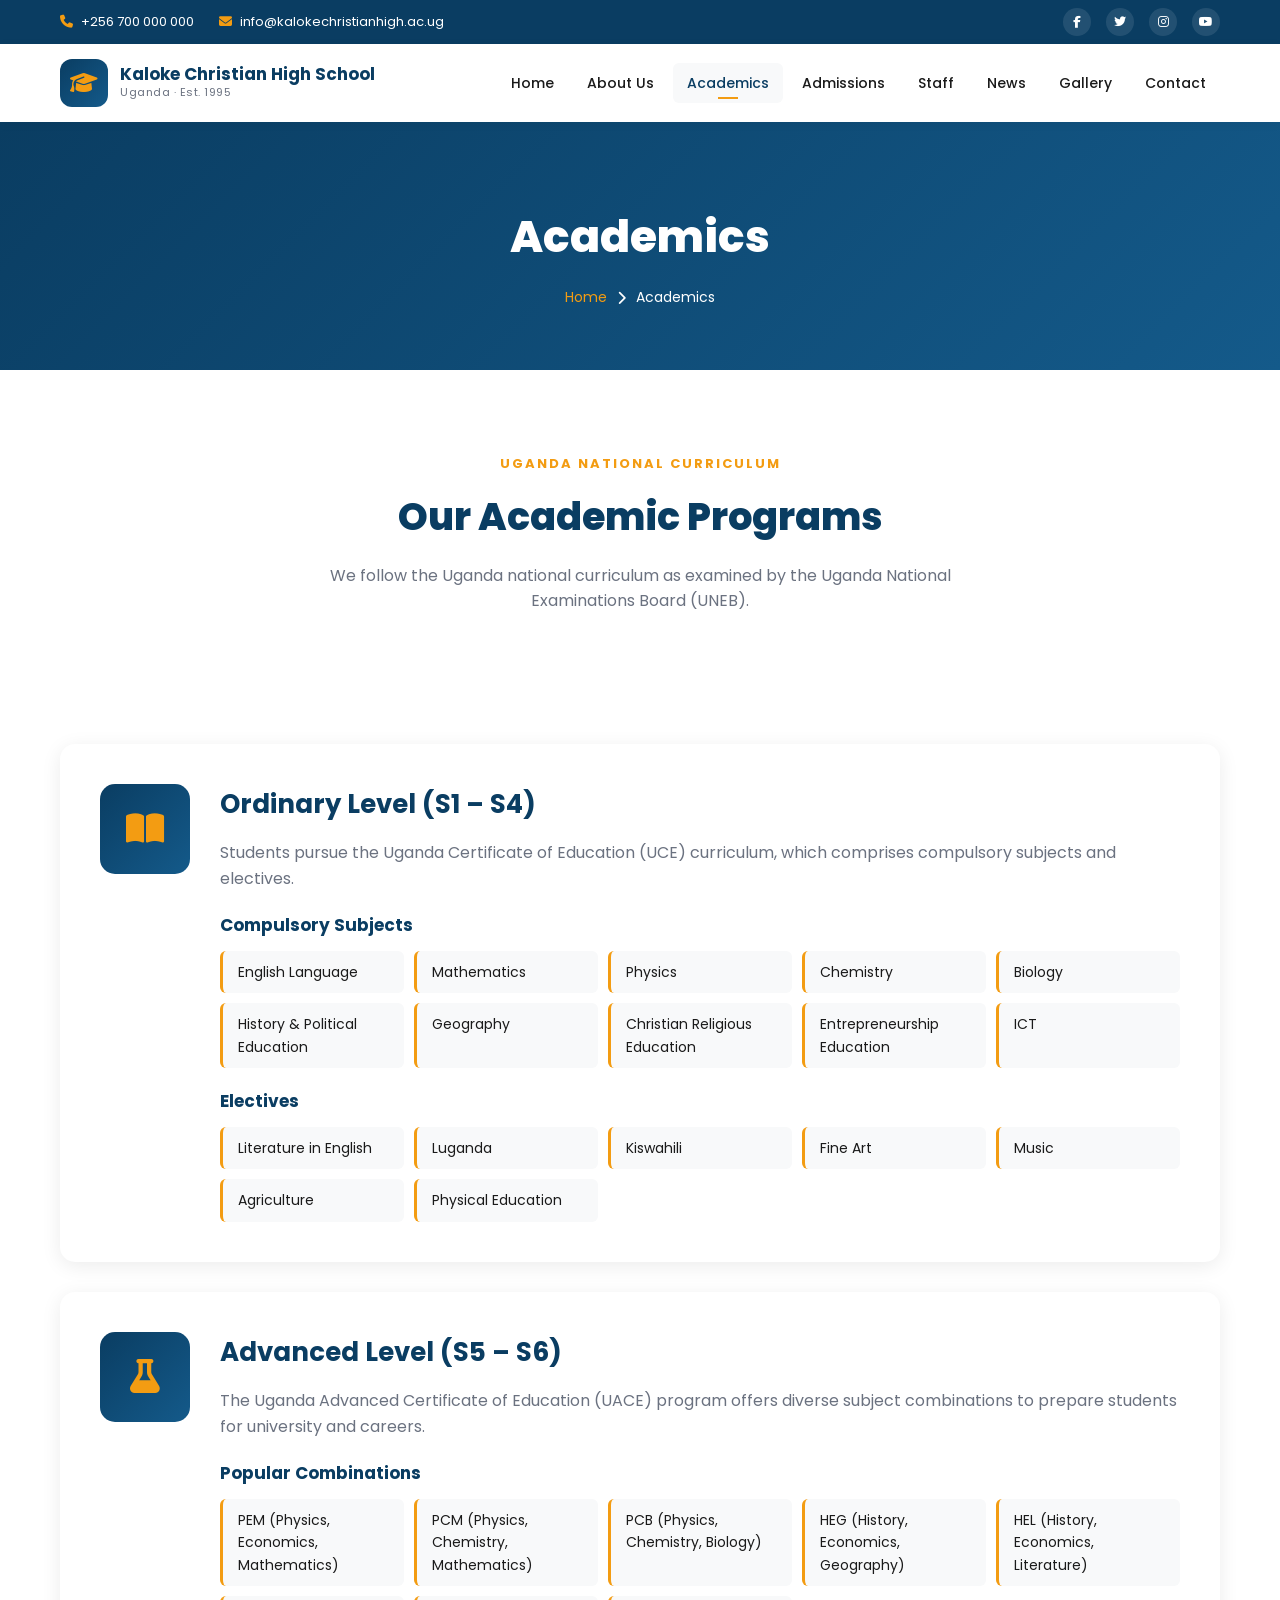
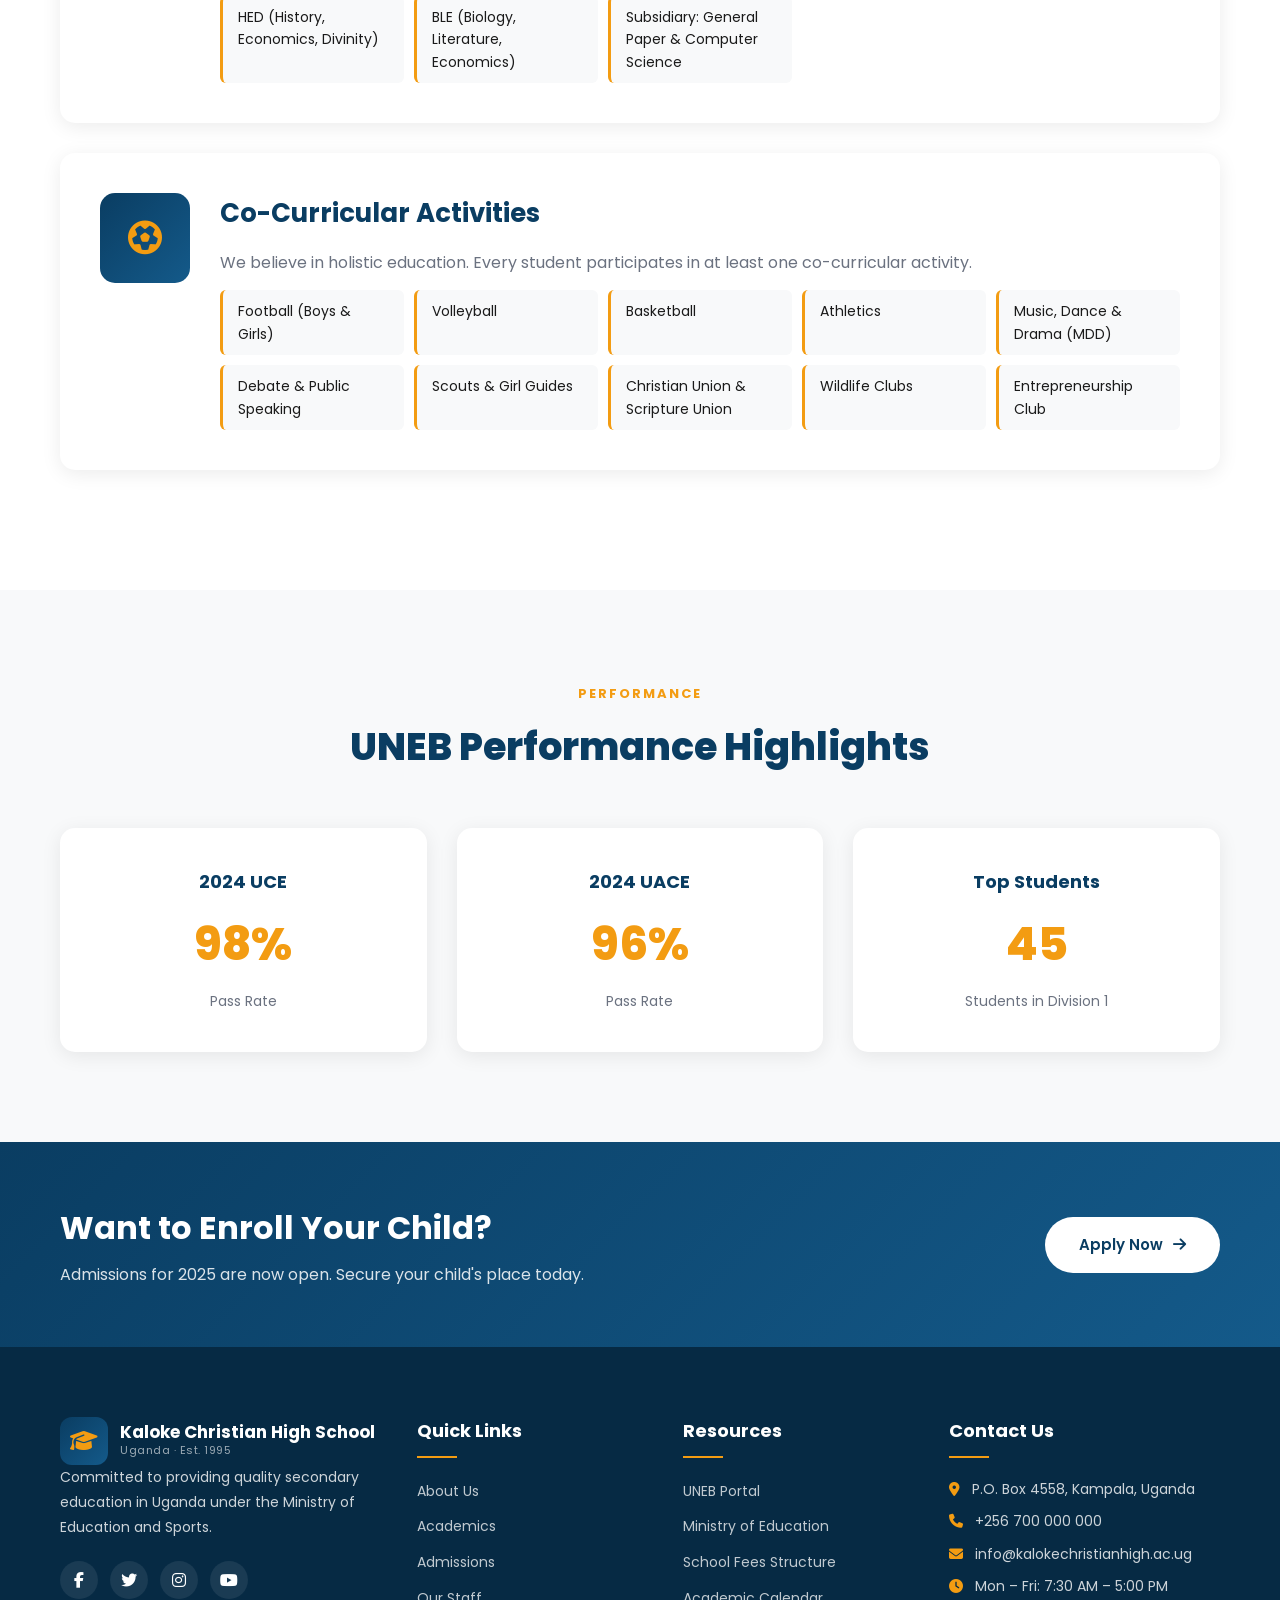
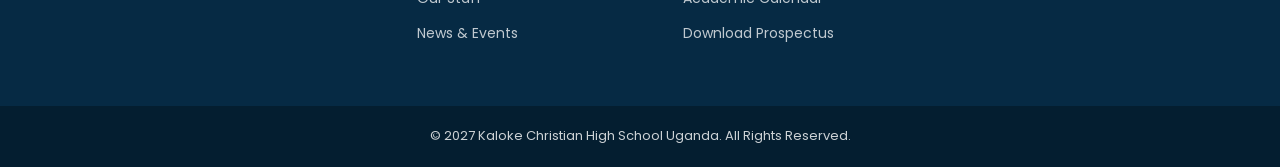
<file: academics.html>
<!DOCTYPE html>
<html lang="en">
<head>
  <meta charset="UTF-8" />
  <meta name="viewport" content="width=device-width, initial-scale=1.0" />
  <title>Academics | Kaloke Christian High School Uganda</title>
  <link rel="stylesheet" href="css/style.css" />
  <link href="https://fonts.googleapis.com/css2?family=Poppins:wght@300;400;500;600;700;800&display=swap" rel="stylesheet" />
  <link rel="stylesheet" href="https://cdnjs.cloudflare.com/ajax/libs/font-awesome/6.5.0/css/all.min.css" />
</head>
<body>
  <header class="header">
    <div class="top-bar">
      <div class="container top-bar-inner">
        <div class="top-contact"><span><i class="fas fa-phone"></i> +256 700 000 000</span><span><i class="fas fa-envelope"></i> info@kalokechristianhigh.ac.ug</span></div>
        <div class="top-social"><a href="#"><i class="fab fa-facebook-f"></i></a><a href="#"><i class="fab fa-twitter"></i></a><a href="#"><i class="fab fa-instagram"></i></a><a href="#"><i class="fab fa-youtube"></i></a></div>
      </div>
    </div>
    <nav class="navbar">
      <div class="container nav-inner">
        <a href="index.html" class="logo"><div class="logo-icon"><i class="fas fa-graduation-cap"></i></div><div class="logo-text"><span class="logo-title">Kaloke Christian High School</span><span class="logo-sub">Uganda · Est. 1995</span></div></a>
        <button class="nav-toggle" aria-label="Toggle navigation"><i class="fas fa-bars"></i></button>
        <ul class="nav-menu">
          <li><a href="index.html">Home</a></li>
          <li><a href="about.html">About Us</a></li>
          <li><a href="academics.html" class="active">Academics</a></li>
          <li><a href="admissions.html">Admissions</a></li>
          <li><a href="staff.html">Staff</a></li>
          <li><a href="news.html">News</a></li>
          <li><a href="gallery.html">Gallery</a></li>
          <li><a href="contact.html">Contact</a></li>
        </ul>
      </div>
    </nav>
  </header>

  <section class="page-hero">
    <div class="container"><h1>Academics</h1><p><a href="index.html">Home</a> <i class="fas fa-chevron-right"></i> Academics</p></div>
  </section>

  <section class="academic-intro">
    <div class="container">
      <div class="section-header">
        <span class="section-tag">Uganda National Curriculum</span>
        <h2>Our Academic Programs</h2>
        <p>We follow the Uganda national curriculum as examined by the Uganda National Examinations Board (UNEB).</p>
      </div>
    </div>
  </section>

  <section class="program-detail">
    <div class="container">
      <div class="program-block">
        <div class="program-block-icon"><i class="fas fa-book-open"></i></div>
        <div>
          <h2>Ordinary Level (S1 – S4)</h2>
          <p>Students pursue the Uganda Certificate of Education (UCE) curriculum, which comprises compulsory subjects and electives.</p>
          <h3>Compulsory Subjects</h3>
          <ul class="subject-list">
            <li>English Language</li><li>Mathematics</li><li>Physics</li><li>Chemistry</li><li>Biology</li>
            <li>History & Political Education</li><li>Geography</li><li>Christian Religious Education</li>
            <li>Entrepreneurship Education</li><li>ICT</li>
          </ul>
          <h3>Electives</h3>
          <ul class="subject-list">
            <li>Literature in English</li><li>Luganda</li><li>Kiswahili</li><li>Fine Art</li><li>Music</li><li>Agriculture</li><li>Physical Education</li>
          </ul>
        </div>
      </div>

      <div class="program-block">
        <div class="program-block-icon"><i class="fas fa-flask"></i></div>
        <div>
          <h2>Advanced Level (S5 – S6)</h2>
          <p>The Uganda Advanced Certificate of Education (UACE) program offers diverse subject combinations to prepare students for university and careers.</p>
          <h3>Popular Combinations</h3>
          <ul class="subject-list">
            <li>PEM (Physics, Economics, Mathematics)</li>
            <li>PCM (Physics, Chemistry, Mathematics)</li>
            <li>PCB (Physics, Chemistry, Biology)</li>
            <li>HEG (History, Economics, Geography)</li>
            <li>HEL (History, Economics, Literature)</li>
            <li>HED (History, Economics, Divinity)</li>
            <li>BLE (Biology, Literature, Economics)</li>
            <li>Subsidiary: General Paper & Computer Science</li>
          </ul>
        </div>
      </div>

      <div class="program-block">
        <div class="program-block-icon"><i class="fas fa-futbol"></i></div>
        <div>
          <h2>Co-Curricular Activities</h2>
          <p>We believe in holistic education. Every student participates in at least one co-curricular activity.</p>
          <ul class="subject-list">
            <li>Football (Boys & Girls)</li><li>Volleyball</li><li>Basketball</li><li>Athletics</li>
            <li>Music, Dance & Drama (MDD)</li><li>Debate & Public Speaking</li><li>Scouts & Girl Guides</li>
            <li>Christian Union & Scripture Union</li><li>Wildlife Clubs</li><li>Entrepreneurship Club</li>
          </ul>
        </div>
      </div>
    </div>
  </section>

  <section class="exam-results">
    <div class="container">
      <div class="section-header"><span class="section-tag">Performance</span><h2>UNEB Performance Highlights</h2></div>
      <div class="results-grid">
        <div class="result-card"><h3>2024 UCE</h3><p class="big-stat">98%</p><p>Pass Rate</p></div>
        <div class="result-card"><h3>2024 UACE</h3><p class="big-stat">96%</p><p>Pass Rate</p></div>
        <div class="result-card"><h3>Top Students</h3><p class="big-stat">45</p><p>Students in Division 1</p></div>
      </div>
    </div>
  </section>

  <section class="cta">
    <div class="container cta-inner">
      <div><h2>Want to Enroll Your Child?</h2><p>Admissions for 2025 are now open. Secure your child's place today.</p></div>
      <a href="admissions.html" class="btn btn-light">Apply Now <i class="fas fa-arrow-right"></i></a>
    </div>
  </section>

  <footer class="footer">
    <div class="container footer-grid">
      <div class="footer-col">
        <div class="logo footer-logo"><div class="logo-icon"><i class="fas fa-graduation-cap"></i></div><div class="logo-text"><span class="logo-title">Kaloke Christian High School</span><span class="logo-sub">Uganda · Est. 1995</span></div></div>
        <p>Committed to providing quality secondary education in Uganda under the Ministry of Education and Sports.</p>
        <div class="footer-social"><a href="#"><i class="fab fa-facebook-f"></i></a><a href="#"><i class="fab fa-twitter"></i></a><a href="#"><i class="fab fa-instagram"></i></a><a href="#"><i class="fab fa-youtube"></i></a></div>
      </div>
      <div class="footer-col"><h4>Quick Links</h4><ul><li><a href="about.html">About Us</a></li><li><a href="academics.html">Academics</a></li><li><a href="admissions.html">Admissions</a></li><li><a href="staff.html">Our Staff</a></li><li><a href="news.html">News & Events</a></li></ul></div>
      <div class="footer-col"><h4>Resources</h4><ul><li><a href="#">UNEB Portal</a></li><li><a href="#">Ministry of Education</a></li><li><a href="#">School Fees Structure</a></li><li><a href="#">Academic Calendar</a></li><li><a href="#">Download Prospectus</a></li></ul></div>
      <div class="footer-col"><h4>Contact Us</h4><ul class="footer-contact"><li><i class="fas fa-map-marker-alt"></i> P.O. Box 4558, Kampala, Uganda</li><li><i class="fas fa-phone"></i> +256 700 000 000</li><li><i class="fas fa-envelope"></i> info@kalokechristianhigh.ac.ug</li><li><i class="fas fa-clock"></i> Mon – Fri: 7:30 AM – 5:00 PM</li></ul></div>
    </div>
    <div class="footer-bottom"><div class="container"><p>&copy; 2027 Kaloke Christian High School Uganda. All Rights Reserved.</p></div></div>
  </footer>
  <script src="js/main.js"></script>
</body>
</html>
</file>
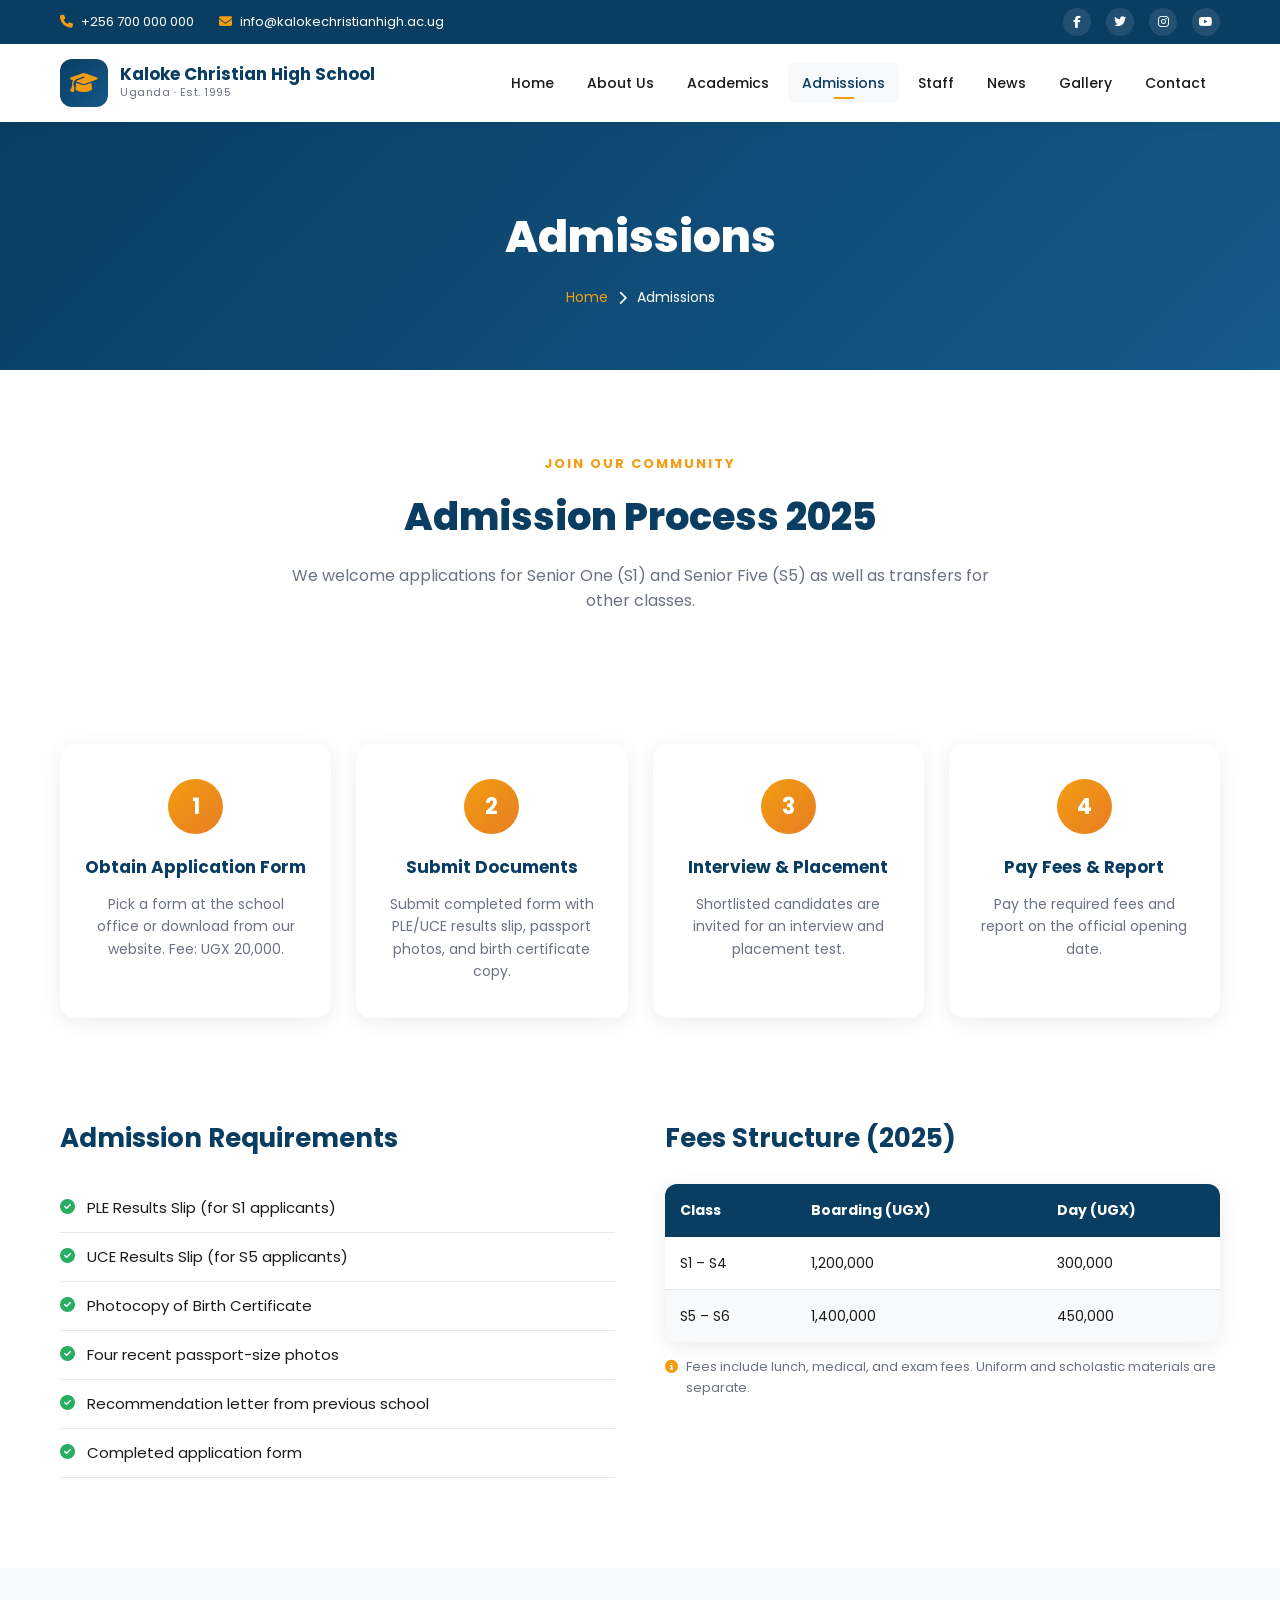
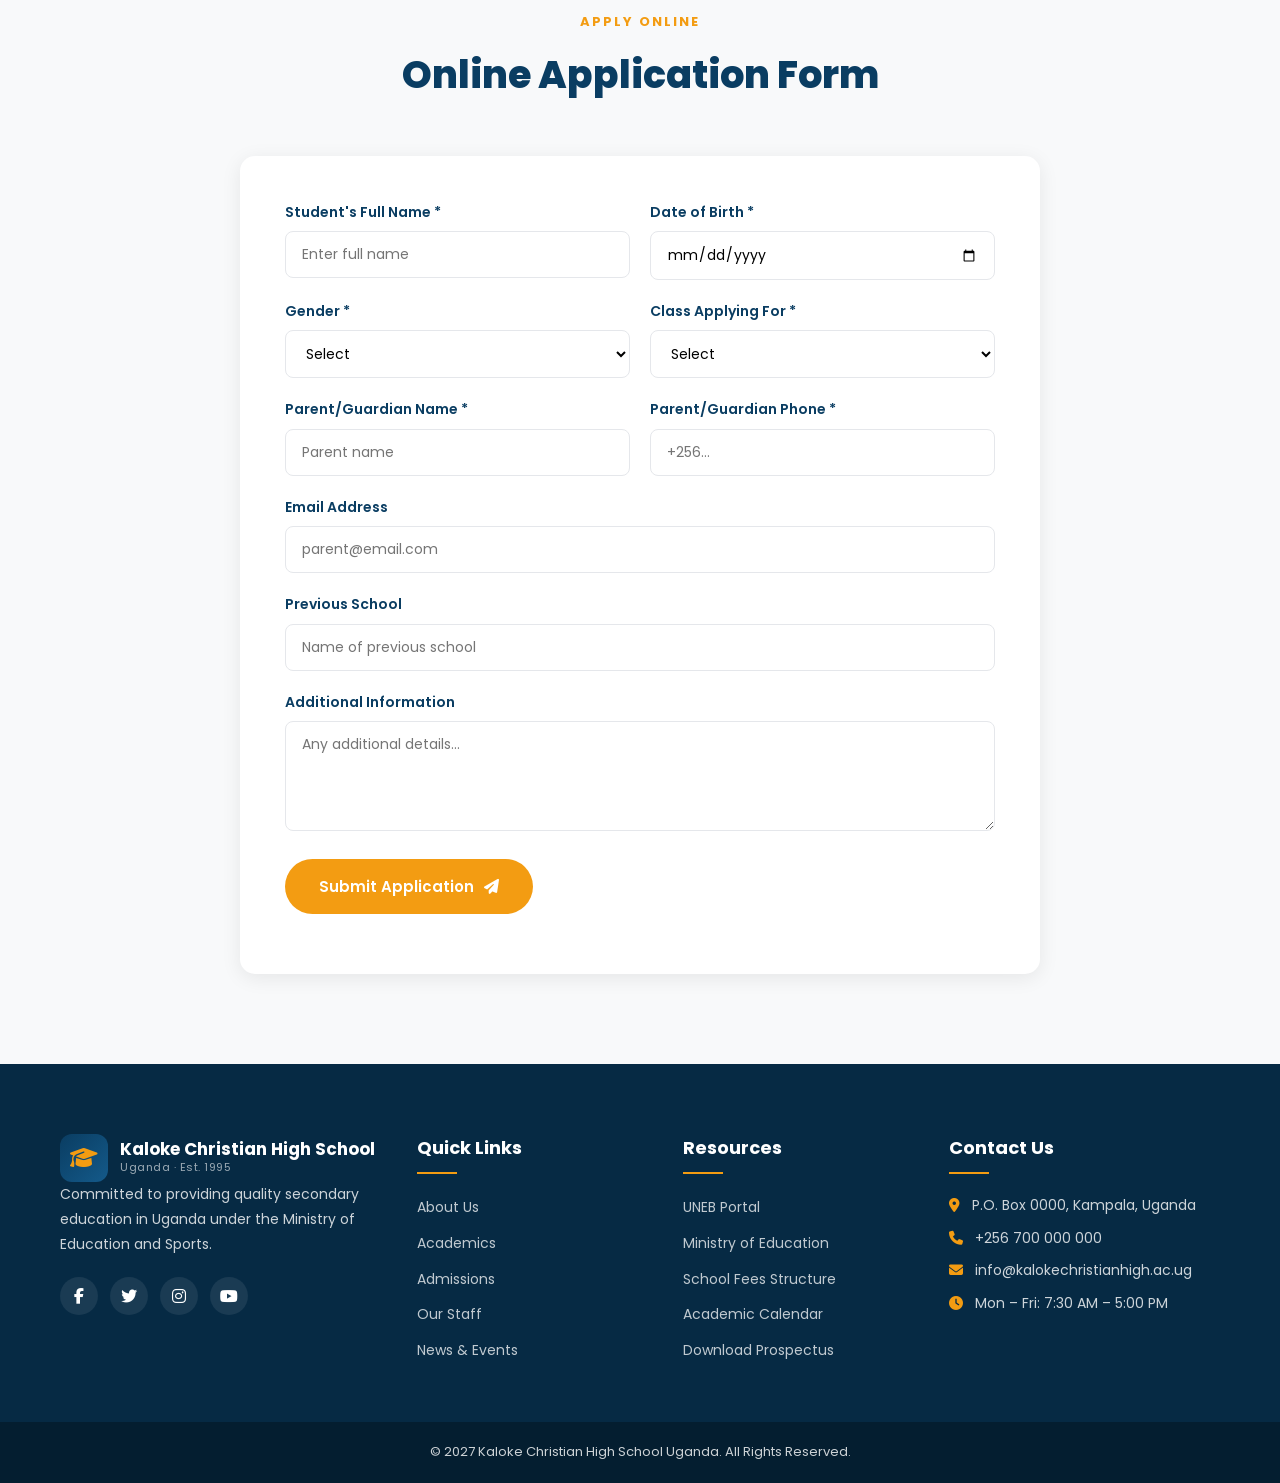
<file: admissions.html>
<!DOCTYPE html>
<html lang="en">
<head>
  <meta charset="UTF-8" />
  <meta name="viewport" content="width=device-width, initial-scale=1.0" />
  <title>Admissions | Kaloke Christian High School Uganda</title>
  <link rel="stylesheet" href="css/style.css" />
  <link href="https://fonts.googleapis.com/css2?family=Poppins:wght@300;400;500;600;700;800&display=swap" rel="stylesheet" />
  <link rel="stylesheet" href="https://cdnjs.cloudflare.com/ajax/libs/font-awesome/6.5.0/css/all.min.css" />
</head>
<body>
  <header class="header">
    <div class="top-bar"><div class="container top-bar-inner"><div class="top-contact"><span><i class="fas fa-phone"></i> +256 700 000 000</span><span><i class="fas fa-envelope"></i> info@kalokechristianhigh.ac.ug</span></div><div class="top-social"><a href="#"><i class="fab fa-facebook-f"></i></a><a href="#"><i class="fab fa-twitter"></i></a><a href="#"><i class="fab fa-instagram"></i></a><a href="#"><i class="fab fa-youtube"></i></a></div></div></div>
    <nav class="navbar">
      <div class="container nav-inner">
        <a href="index.html" class="logo"><div class="logo-icon"><i class="fas fa-graduation-cap"></i></div><div class="logo-text"><span class="logo-title">Kaloke Christian High School</span><span class="logo-sub">Uganda · Est. 1995</span></div></a>
        <button class="nav-toggle" aria-label="Toggle navigation"><i class="fas fa-bars"></i></button>
        <ul class="nav-menu">
          <li><a href="index.html">Home</a></li><li><a href="about.html">About Us</a></li><li><a href="academics.html">Academics</a></li>
          <li><a href="admissions.html" class="active">Admissions</a></li><li><a href="staff.html">Staff</a></li><li><a href="news.html">News</a></li><li><a href="gallery.html">Gallery</a></li><li><a href="contact.html">Contact</a></li>
        </ul>
      </div>
    </nav>
  </header>

  <section class="page-hero">
    <div class="container"><h1>Admissions</h1><p><a href="index.html">Home</a> <i class="fas fa-chevron-right"></i> Admissions</p></div>
  </section>

  <section class="admission-intro">
    <div class="container">
      <div class="section-header">
        <span class="section-tag">Join Our Community</span>
        <h2>Admission Process 2025</h2>
        <p>We welcome applications for Senior One (S1) and Senior Five (S5) as well as transfers for other classes.</p>
      </div>
    </div>
  </section>

  <section class="admission-steps">
    <div class="container">
      <div class="steps-grid">
        <div class="step-card"><div class="step-num">1</div><h3>Obtain Application Form</h3><p>Pick a form at the school office or download from our website. Fee: UGX 20,000.</p></div>
        <div class="step-card"><div class="step-num">2</div><h3>Submit Documents</h3><p>Submit completed form with PLE/UCE results slip, passport photos, and birth certificate copy.</p></div>
        <div class="step-card"><div class="step-num">3</div><h3>Interview & Placement</h3><p>Shortlisted candidates are invited for an interview and placement test.</p></div>
        <div class="step-card"><div class="step-num">4</div><h3>Pay Fees & Report</h3><p>Pay the required fees and report on the official opening date.</p></div>
      </div>
    </div>
  </section>

  <section class="requirements">
    <div class="container">
      <div class="requirements-grid">
        <div>
          <h2>Admission Requirements</h2>
          <ul class="check-list">
            <li><i class="fas fa-check-circle"></i> PLE Results Slip (for S1 applicants)</li>
            <li><i class="fas fa-check-circle"></i> UCE Results Slip (for S5 applicants)</li>
            <li><i class="fas fa-check-circle"></i> Photocopy of Birth Certificate</li>
            <li><i class="fas fa-check-circle"></i> Four recent passport-size photos</li>
            <li><i class="fas fa-check-circle"></i> Recommendation letter from previous school</li>
            <li><i class="fas fa-check-circle"></i> Completed application form</li>
          </ul>
        </div>
        <div>
          <h2>Fees Structure (2025)</h2>
          <table class="fees-table">
            <thead><tr><th>Class</th><th>Boarding (UGX)</th><th>Day (UGX)</th></tr></thead>
            <tbody>
              <tr><td>S1 – S4</td><td>1,200,000</td><td>300,000</td></tr>
              <tr><td>S5 – S6</td><td>1,400,000</td><td>450,000</td></tr>
            </tbody>
          </table>
          <p class="fees-note"><i class="fas fa-info-circle"></i> Fees include lunch, medical, and exam fees. Uniform and scholastic materials are separate.</p>
        </div>
      </div>
    </div>
  </section>

  <section class="admission-form-section">
    <div class="container">
      <div class="section-header"><span class="section-tag">Apply Online</span><h2>Online Application Form</h2></div>
      <form class="contact-form" id="admissionForm">
        <div class="form-row">
          <div class="form-group"><label>Student's Full Name *</label><input type="text" required placeholder="Enter full name" /></div>
          <div class="form-group"><label>Date of Birth *</label><input type="date" required /></div>
        </div>
        <div class="form-row">
          <div class="form-group"><label>Gender *</label>
            <select required><option value="">Select</option><option>Male</option><option>Female</option></select>
          </div>
          <div class="form-group"><label>Class Applying For *</label>
            <select required><option value="">Select</option><option>S1</option><option>S2</option><option>S3</option><option>S4</option><option>S5</option><option>S6</option></select>
          </div>
        </div>
        <div class="form-row">
          <div class="form-group"><label>Parent/Guardian Name *</label><input type="text" required placeholder="Parent name" /></div>
          <div class="form-group"><label>Parent/Guardian Phone *</label><input type="tel" required placeholder="+256..." /></div>
        </div>
        <div class="form-group"><label>Email Address</label><input type="email" placeholder="parent@email.com" /></div>
        <div class="form-group"><label>Previous School</label><input type="text" placeholder="Name of previous school" /></div>
        <div class="form-group"><label>Additional Information</label><textarea rows="4" placeholder="Any additional details..."></textarea></div>
        <button type="submit" class="btn btn-primary">Submit Application <i class="fas fa-paper-plane"></i></button>
        <p class="form-note" id="formMessage"></p>
      </form>
    </div>
  </section>

  <footer class="footer">
    <div class="container footer-grid">
      <div class="footer-col"><div class="logo footer-logo"><div class="logo-icon"><i class="fas fa-graduation-cap"></i></div><div class="logo-text"><span class="logo-title">Kaloke Christian High School</span><span class="logo-sub">Uganda · Est. 1995</span></div></div><p>Committed to providing quality secondary education in Uganda under the Ministry of Education and Sports.</p><div class="footer-social"><a href="#"><i class="fab fa-facebook-f"></i></a><a href="#"><i class="fab fa-twitter"></i></a><a href="#"><i class="fab fa-instagram"></i></a><a href="#"><i class="fab fa-youtube"></i></a></div></div>
      <div class="footer-col"><h4>Quick Links</h4><ul><li><a href="about.html">About Us</a></li><li><a href="academics.html">Academics</a></li><li><a href="admissions.html">Admissions</a></li><li><a href="staff.html">Our Staff</a></li><li><a href="news.html">News & Events</a></li></ul></div>
      <div class="footer-col"><h4>Resources</h4><ul><li><a href="#">UNEB Portal</a></li><li><a href="#">Ministry of Education</a></li><li><a href="#">School Fees Structure</a></li><li><a href="#">Academic Calendar</a></li><li><a href="#">Download Prospectus</a></li></ul></div>
      <div class="footer-col"><h4>Contact Us</h4><ul class="footer-contact"><li><i class="fas fa-map-marker-alt"></i> P.O. Box 0000, Kampala, Uganda</li><li><i class="fas fa-phone"></i> +256 700 000 000</li><li><i class="fas fa-envelope"></i> info@kalokechristianhigh.ac.ug</li><li><i class="fas fa-clock"></i> Mon – Fri: 7:30 AM – 5:00 PM</li></ul></div>
    </div>
    <div class="footer-bottom"><div class="container"><p>&copy; 2027 Kaloke Christian High School Uganda. All Rights Reserved.</p></div></div>
  </footer>
  <script src="js/main.js"></script>
</body>
</html>
</file>
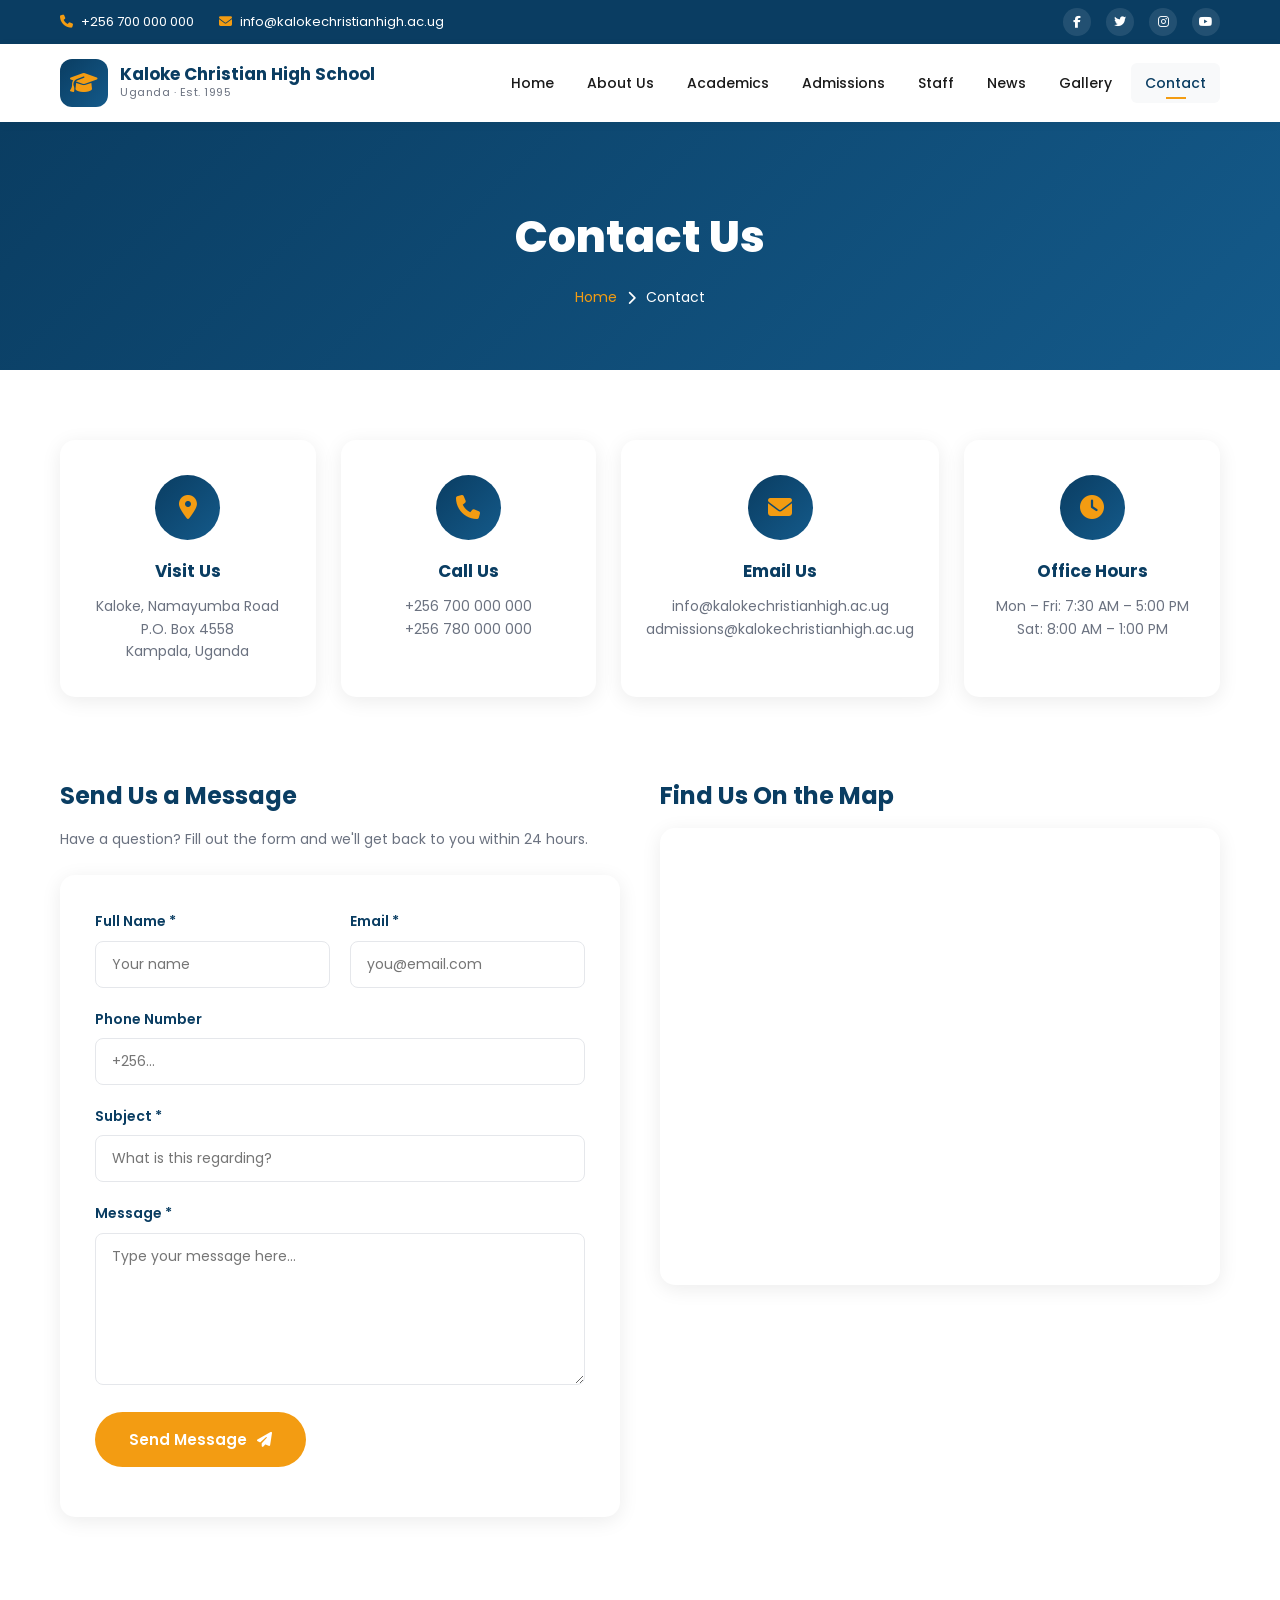
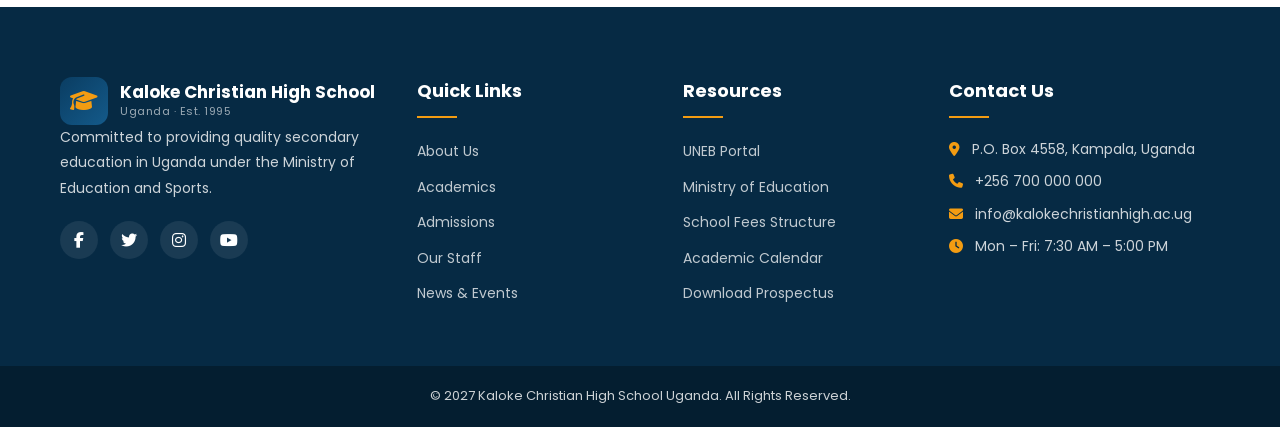
<file: contact.html>
<!DOCTYPE html>
<html lang="en">
<head>
  <meta charset="UTF-8" />
  <meta name="viewport" content="width=device-width, initial-scale=1.0" />
  <title>Contact Us | Kaloke Christian High School Uganda</title>
  <link rel="stylesheet" href="css/style.css" />
  <link href="https://fonts.googleapis.com/css2?family=Poppins:wght@300;400;500;600;700;800&display=swap" rel="stylesheet" />
  <link rel="stylesheet" href="https://cdnjs.cloudflare.com/ajax/libs/font-awesome/6.5.0/css/all.min.css" />
</head>
<body>
  <header class="header">
    <div class="top-bar"><div class="container top-bar-inner"><div class="top-contact"><span><i class="fas fa-phone"></i> +256 700 000 000</span><span><i class="fas fa-envelope"></i> info@kalokechristianhigh.ac.ug</span></div><div class="top-social"><a href="#"><i class="fab fa-facebook-f"></i></a><a href="#"><i class="fab fa-twitter"></i></a><a href="#"><i class="fab fa-instagram"></i></a><a href="#"><i class="fab fa-youtube"></i></a></div></div></div>
    <nav class="navbar">
      <div class="container nav-inner">
        <a href="index.html" class="logo"><div class="logo-icon"><i class="fas fa-graduation-cap"></i></div><div class="logo-text"><span class="logo-title">Kaloke Christian High School</span><span class="logo-sub">Uganda · Est. 1995</span></div></a>
        <button class="nav-toggle" aria-label="Toggle navigation"><i class="fas fa-bars"></i></button>
        <ul class="nav-menu">
          <li><a href="index.html">Home</a></li><li><a href="about.html">About Us</a></li><li><a href="academics.html">Academics</a></li><li><a href="admissions.html">Admissions</a></li><li><a href="staff.html">Staff</a></li><li><a href="news.html">News</a></li><li><a href="gallery.html">Gallery</a></li><li><a href="contact.html" class="active">Contact</a></li>
        </ul>
      </div>
    </nav>
  </header>

  <section class="page-hero">
    <div class="container"><h1>Contact Us</h1><p><a href="index.html">Home</a> <i class="fas fa-chevron-right"></i> Contact</p></div>
  </section>

  <section class="contact-info-section">
    <div class="container">
      <div class="contact-info-grid">
        <div class="info-card"><div class="info-icon"><i class="fas fa-map-marker-alt"></i></div><h3>Visit Us</h3><p>Kaloke, Namayumba Road<br />P.O. Box 4558<br />Kampala, Uganda</p></div>
        <div class="info-card"><div class="info-icon"><i class="fas fa-phone"></i></div><h3>Call Us</h3><p>+256 700 000 000<br />+256 780 000 000</p></div>
        <div class="info-card"><div class="info-icon"><i class="fas fa-envelope"></i></div><h3>Email Us</h3><p>info@kalokechristianhigh.ac.ug<br />admissions@kalokechristianhigh.ac.ug</p></div>
        <div class="info-card"><div class="info-icon"><i class="fas fa-clock"></i></div><h3>Office Hours</h3><p>Mon – Fri: 7:30 AM – 5:00 PM<br />Sat: 8:00 AM – 1:00 PM</p></div>
      </div>
    </div>
  </section>

  <section class="contact-form-section">
    <div class="container">
      <div class="contact-wrapper">
        <div class="contact-form-container">
          <h2>Send Us a Message</h2>
          <p>Have a question? Fill out the form and we'll get back to you within 24 hours.</p>
          <form class="contact-form" id="contactForm">
            <div class="form-row">
              <div class="form-group"><label>Full Name *</label><input type="text" required placeholder="Your name" /></div>
              <div class="form-group"><label>Email *</label><input type="email" required placeholder="you@email.com" /></div>
            </div>
            <div class="form-group"><label>Phone Number</label><input type="tel" placeholder="+256..." /></div>
            <div class="form-group"><label>Subject *</label><input type="text" required placeholder="What is this regarding?" /></div>
            <div class="form-group"><label>Message *</label><textarea rows="6" required placeholder="Type your message here..."></textarea></div>
            <button type="submit" class="btn btn-primary">Send Message <i class="fas fa-paper-plane"></i></button>
            <p class="form-note" id="contactMessage"></p>
          </form>
        </div>
        <div class="contact-map">
          <h2>Find Us On the Map</h2>
          <div class="map-embed">
            <iframe src="https://www.google.com/maps/embed?pb=!1m18!1m12!1m3!1d63820.22751512357!2d32.53559145!3d0.3475964!2m3!1f0!2f0!3f0!3m2!1i1024!2i768!4f13.1!3m3!1m2!1s0x177dbb59c0f0edb1%3A0xf48a9dc4a3f2a4d8!2sKampala%2C%20Uganda!5e0!3m2!1sen!2sug!4v1700000000000" width="100%" height="450" style="border:0;" allowfullscreen="" loading="lazy"></iframe>
          </div>
        </div>
      </div>
    </div>
  </section>

  <footer class="footer">
    <div class="container footer-grid">
      <div class="footer-col"><div class="logo footer-logo"><div class="logo-icon"><i class="fas fa-graduation-cap"></i></div><div class="logo-text"><span class="logo-title">Kaloke Christian High School</span><span class="logo-sub">Uganda · Est. 1995</span></div></div><p>Committed to providing quality secondary education in Uganda under the Ministry of Education and Sports.</p><div class="footer-social"><a href="#"><i class="fab fa-facebook-f"></i></a><a href="#"><i class="fab fa-twitter"></i></a><a href="#"><i class="fab fa-instagram"></i></a><a href="#"><i class="fab fa-youtube"></i></a></div></div>
      <div class="footer-col"><h4>Quick Links</h4><ul><li><a href="about.html">About Us</a></li><li><a href="academics.html">Academics</a></li><li><a href="admissions.html">Admissions</a></li><li><a href="staff.html">Our Staff</a></li><li><a href="news.html">News & Events</a></li></ul></div>
      <div class="footer-col"><h4>Resources</h4><ul><li><a href="#">UNEB Portal</a></li><li><a href="#">Ministry of Education</a></li><li><a href="#">School Fees Structure</a></li><li><a href="#">Academic Calendar</a></li><li><a href="#">Download Prospectus</a></li></ul></div>
      <div class="footer-col"><h4>Contact Us</h4><ul class="footer-contact"><li><i class="fas fa-map-marker-alt"></i> P.O. Box 4558, Kampala, Uganda</li><li><i class="fas fa-phone"></i> +256 700 000 000</li><li><i class="fas fa-envelope"></i> info@kalokechristianhigh.ac.ug</li><li><i class="fas fa-clock"></i> Mon – Fri: 7:30 AM – 5:00 PM</li></ul></div>
    </div>
    <div class="footer-bottom"><div class="container"><p>&copy; 2027 Kaloke Christian High School Uganda. All Rights Reserved.</p></div></div>
  </footer>
  <script src="js/main.js"></script>
</body>
</html>
</file>
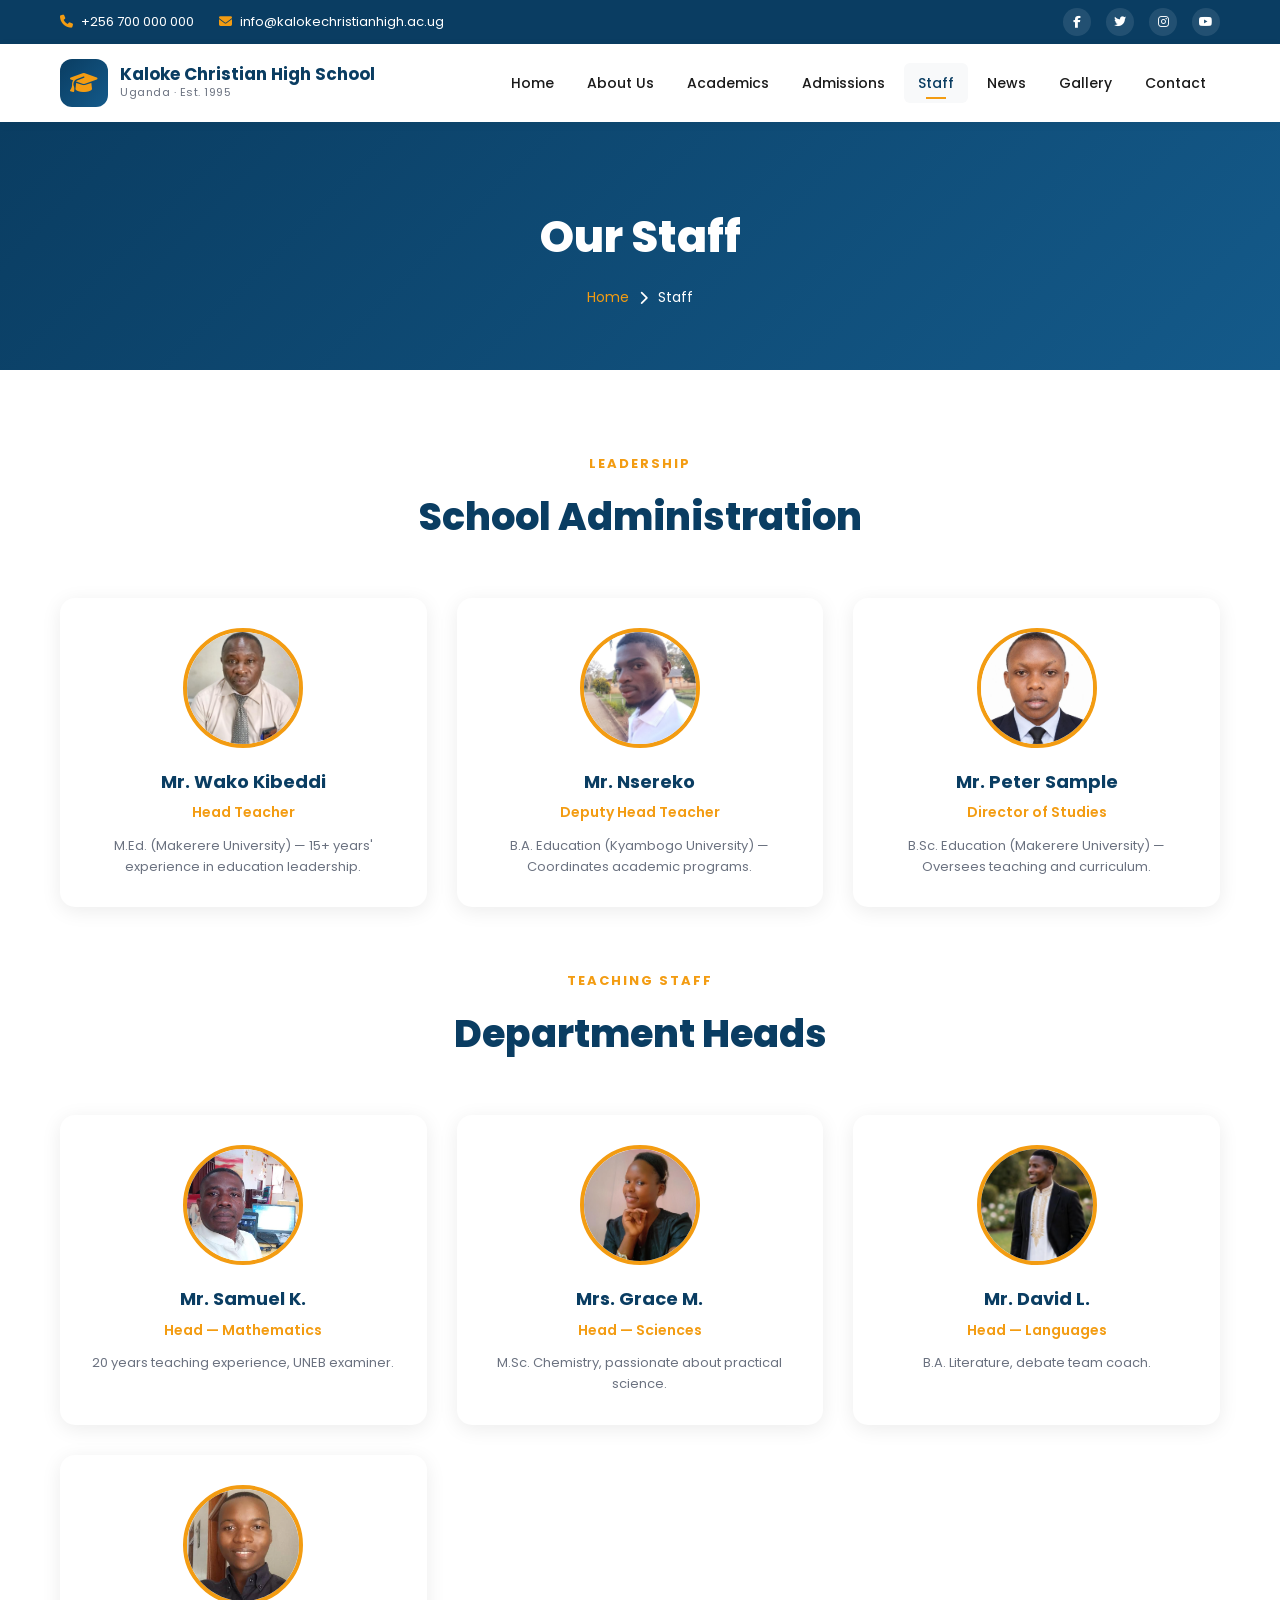
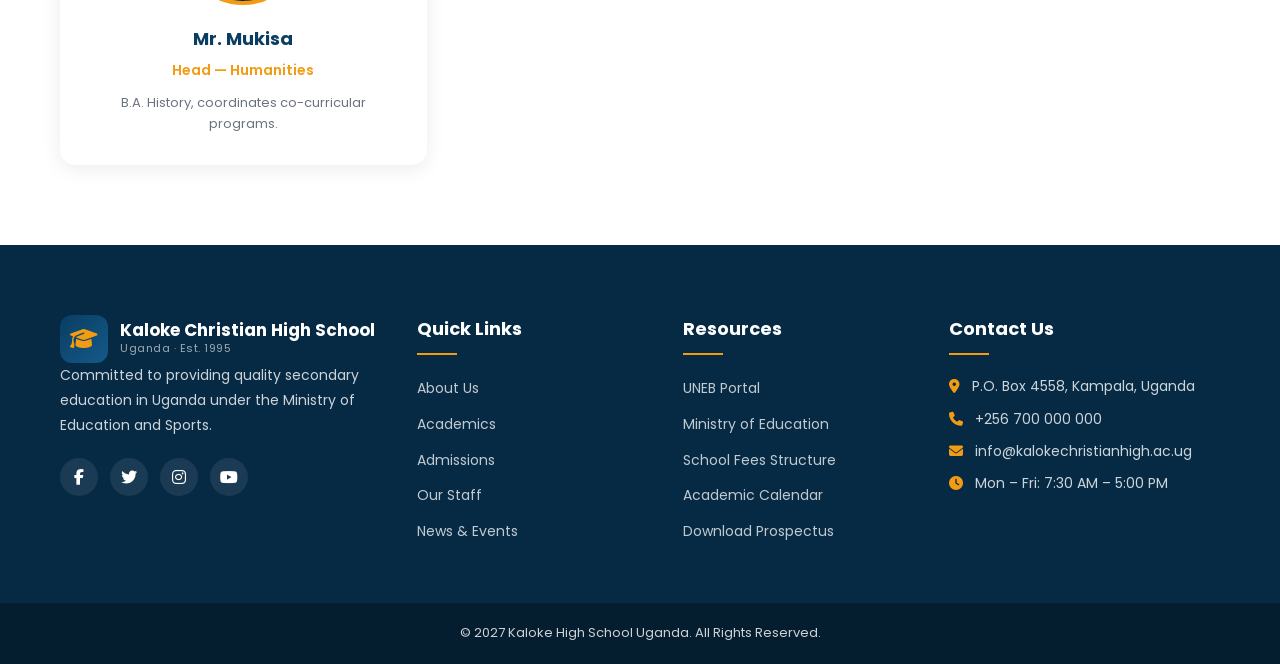
<file: staff.html>
<!DOCTYPE html>
<html lang="en">
<head>
  <meta charset="UTF-8" />
  <meta name="viewport" content="width=device-width, initial-scale=1.0" />
  <title>Our Staff | Kaloke Christian High School Uganda</title>
  <link rel="stylesheet" href="css/style.css" />
  <link href="https://fonts.googleapis.com/css2?family=Poppins:wght@300;400;500;600;700;800&display=swap" rel="stylesheet" />
  <link rel="stylesheet" href="https://cdnjs.cloudflare.com/ajax/libs/font-awesome/6.5.0/css/all.min.css" />
</head>
<body>
  <header class="header">
    <div class="top-bar"><div class="container top-bar-inner"><div class="top-contact"><span><i class="fas fa-phone"></i> +256 700 000 000</span><span><i class="fas fa-envelope"></i> info@kalokechristianhigh.ac.ug</span></div><div class="top-social"><a href="#"><i class="fab fa-facebook-f"></i></a><a href="#"><i class="fab fa-twitter"></i></a><a href="#"><i class="fab fa-instagram"></i></a><a href="#"><i class="fab fa-youtube"></i></a></div></div></div>
    <nav class="navbar">
      <div class="container nav-inner">
        <a href="index.html" class="logo"><div class="logo-icon"><i class="fas fa-graduation-cap"></i></div><div class="logo-text"><span class="logo-title">Kaloke Christian High School</span><span class="logo-sub">Uganda · Est. 1995</span></div></a>
        <button class="nav-toggle" aria-label="Toggle navigation"><i class="fas fa-bars"></i></button>
        <ul class="nav-menu">
          <li><a href="index.html">Home</a></li><li><a href="about.html">About Us</a></li><li><a href="academics.html">Academics</a></li><li><a href="admissions.html">Admissions</a></li><li><a href="staff.html" class="active">Staff</a></li><li><a href="news.html">News</a></li><li><a href="gallery.html">Gallery</a></li><li><a href="contact.html">Contact</a></li>
        </ul>
      </div>
    </nav>
  </header>

  <section class="page-hero">
    <div class="container"><h1>Our Staff</h1><p><a href="index.html">Home</a> <i class="fas fa-chevron-right"></i> Staff</p></div>
  </section>

  <section class="staff-section">
    <div class="container">
      <div class="section-header"><span class="section-tag">Leadership</span><h2>School Administration</h2></div>
      <div class="staff-grid">
        <div class="staff-card">
          <img src="images/hm.png" alt="Head Teacher" />
          <h3>Mr. Wako Kibeddi</h3>
          <p class="role">Head Teacher</p>
          <p>M.Ed. (Makerere University) — 15+ years' experience in education leadership.</p>
        </div>
        <div class="staff-card">
          <img src="images/dan.jpeg" alt="Deputy Head Teacher" />
          <h3>Mr. Nsereko </h3>
          <p class="role">Deputy Head Teacher</p>
          <p>B.A. Education (Kyambogo University) — Coordinates academic programs.</p>
        </div>
        <div class="staff-card">
          <img src="images/emma.png" alt="Director of Studies" />
          <h3>Mr. Peter Sample</h3>
          <p class="role">Director of Studies</p>
          <p>B.Sc. Education (Makerere University) — Oversees teaching and curriculum.</p>
        </div>
      </div>

      <div class="section-header" style="margin-top: 60px;"><span class="section-tag">Teaching Staff</span><h2>Department Heads</h2></div>
      <div class="staff-grid">
        <div class="staff-card"><img src="images/peter.png" alt="Math HOD" /><h3>Mr. Samuel K.</h3><p class="role">Head — Mathematics</p><p>20 years teaching experience, UNEB examiner.</p></div>
        <div class="staff-card"><img src="images/grace.png" alt="Science HOD" /><h3>Mrs. Grace M.</h3><p class="role">Head — Sciences</p><p>M.Sc. Chemistry, passionate about practical science.</p></div>
        <div class="staff-card"><img src="images/sekandi.png" alt="Languages HOD" /><h3>Mr. David L.</h3><p class="role">Head — Languages</p><p>B.A. Literature, debate team coach.</p></div>
        <div class="staff-card"><img src="images/mukisa.png" alt="Humanities HOD" /><h3>Mr. Mukisa</h3><p class="role">Head — Humanities</p><p>B.A. History, coordinates co-curricular programs.</p></div>
      </div>
    </div>
  </section>

  <footer class="footer">
    <div class="container footer-grid">
      <div class="footer-col"><div class="logo footer-logo"><div class="logo-icon"><i class="fas fa-graduation-cap"></i></div><div class="logo-text"><span class="logo-title">Kaloke Christian High School</span><span class="logo-sub">Uganda · Est. 1995</span></div></div><p>Committed to providing quality secondary education in Uganda under the Ministry of Education and Sports.</p><div class="footer-social"><a href="#"><i class="fab fa-facebook-f"></i></a><a href="#"><i class="fab fa-twitter"></i></a><a href="#"><i class="fab fa-instagram"></i></a><a href="#"><i class="fab fa-youtube"></i></a></div></div>
      <div class="footer-col"><h4>Quick Links</h4><ul><li><a href="about.html">About Us</a></li><li><a href="academics.html">Academics</a></li><li><a href="admissions.html">Admissions</a></li><li><a href="staff.html">Our Staff</a></li><li><a href="news.html">News & Events</a></li></ul></div>
      <div class="footer-col"><h4>Resources</h4><ul><li><a href="#">UNEB Portal</a></li><li><a href="#">Ministry of Education</a></li><li><a href="#">School Fees Structure</a></li><li><a href="#">Academic Calendar</a></li><li><a href="#">Download Prospectus</a></li></ul></div>
      <div class="footer-col"><h4>Contact Us</h4><ul class="footer-contact"><li><i class="fas fa-map-marker-alt"></i> P.O. Box 4558, Kampala, Uganda</li><li><i class="fas fa-phone"></i> +256 700 000 000</li><li><i class="fas fa-envelope"></i> info@kalokechristianhigh.ac.ug</li><li><i class="fas fa-clock"></i> Mon – Fri: 7:30 AM – 5:00 PM</li></ul></div>
    </div>
    <div class="footer-bottom"><div class="container"><p>&copy; 2027 Kaloke High School Uganda. All Rights Reserved.</p></div></div>
  </footer>
  <script src="js/main.js"></script>
</body>
</html>
</file>
<file: css/style.css>
/* ===========================
   RESET & BASE
=========================== */
* { margin: 0; padding: 0; box-sizing: border-box; }

:root {
  --primary: #0a3d62;
  --primary-light: #145a8a;
  --accent: #f39c12;
  --accent-dark: #e67e22;
  --dark: #1a1a1a;
  --gray: #6b7280;
  --light: #f8f9fa;
  --border: #e5e7eb;
  --white: #ffffff;
  --success: #27ae60;
  --shadow: 0 4px 20px rgba(0,0,0,0.08);
  --shadow-lg: 0 15px 40px rgba(0,0,0,0.12);
}

html { scroll-behavior: smooth; }

body {
  font-family: 'Poppins', sans-serif;
  color: var(--dark);
  line-height: 1.6;
  background: var(--white);
  overflow-x: hidden;
}

img { max-width: 100%; display: block; }
a { text-decoration: none; color: inherit; transition: 0.3s; }
ul { list-style: none; }

.container {
  max-width: 1200px;
  margin: 0 auto;
  padding: 0 20px;
}

/* ===========================
   BUTTONS
=========================== */
.btn {
  display: inline-flex;
  align-items: center;
  gap: 10px;
  padding: 14px 32px;
  border-radius: 50px;
  font-weight: 600;
  font-size: 15px;
  cursor: pointer;
  border: 2px solid transparent;
  transition: 0.3s;
  font-family: inherit;
}

.btn-primary { background: var(--accent); color: var(--white); }
.btn-primary:hover { background: var(--accent-dark); transform: translateY(-3px); box-shadow: 0 10px 25px rgba(243,156,18,0.4); }
.btn-outline { background: transparent; color: var(--white); border-color: var(--white); }
.btn-outline:hover { background: var(--white); color: var(--primary); }
.btn-light { background: var(--white); color: var(--primary); }
.btn-light:hover { background: var(--accent); color: var(--white); transform: translateY(-3px); }

/* ===========================
   TOP BAR
=========================== */
.top-bar {
  background: var(--primary);
  color: var(--white);
  font-size: 13px;
  padding: 8px 0;
}
.top-bar-inner { display: flex; justify-content: space-between; align-items: center; flex-wrap: wrap; gap: 10px; }
.top-contact { display: flex; gap: 25px; flex-wrap: wrap; }
.top-contact span { display: flex; align-items: center; gap: 8px; }
.top-contact i { color: var(--accent); }
.top-social { display: flex; gap: 15px; }
.top-social a { width: 28px; height: 28px; display: flex; align-items: center; justify-content: center; border-radius: 50%; background: rgba(255,255,255,0.1); font-size: 12px; }
.top-social a:hover { background: var(--accent); }

/* ===========================
   NAVBAR
=========================== */
.navbar {
  background: var(--white);
  box-shadow: 0 2px 10px rgba(0,0,0,0.05);
  position: sticky;
  top: 0;
  z-index: 1000;
}
.nav-inner { display: flex; justify-content: space-between; align-items: center; padding: 15px 20px; }

.logo { display: flex; align-items: center; gap: 12px; }
.logo-icon {
  width: 48px; height: 48px;
  background: linear-gradient(135deg, var(--primary), var(--primary-light));
  border-radius: 12px;
  display: flex; align-items: center; justify-content: center;
  color: var(--accent); font-size: 22px;
}
.logo-text { display: flex; flex-direction: column; }
.logo-title { font-weight: 700; font-size: 17px; color: var(--primary); line-height: 1.2; }
.logo-sub { font-size: 11px; color: var(--gray); letter-spacing: 0.5px; }

.nav-menu { display: flex; gap: 5px; align-items: center; }
.nav-menu a {
  padding: 10px 14px;
  font-size: 14px;
  font-weight: 500;
  color: var(--dark);
  border-radius: 6px;
  position: relative;
}
.nav-menu a:hover, .nav-menu a.active { color: var(--primary); background: var(--light); }
.nav-menu a.active::after {
  content: '';
  position: absolute;
  bottom: 4px; left: 50%;
  transform: translateX(-50%);
  width: 20px; height: 2px;
  background: var(--accent);
}

.nav-toggle {
  display: none;
  background: var(--primary);
  color: var(--white);
  border: none;
  width: 42px; height: 42px;
  border-radius: 8px;
  font-size: 18px;
  cursor: pointer;
}

/* ===========================
   HERO
=========================== */
.hero { position: relative; min-height: 600px; display: flex; align-items: center; }
.hero-slide {
  width: 100%;
  min-height: 600px;
  background-size: cover;
  background-position: center;
  position: relative;
  display: flex;
  align-items: center;
}
.hero-slide::before {
  content: '';
  position: absolute; inset: 0;
  background: linear-gradient(135deg, rgba(10,61,98,0.92), rgba(10,61,98,0.65));
}
.hero-content { position: relative; z-index: 2; color: var(--white); max-width: 750px; padding: 100px 20px; }
.hero-badge {
  display: inline-block;
  background: rgba(243,156,18,0.2);
  border: 1px solid var(--accent);
  color: var(--accent);
  padding: 8px 20px;
  border-radius: 50px;
  font-size: 13px;
  font-weight: 600;
  margin-bottom: 20px;
}
.hero h1 { font-size: 52px; line-height: 1.15; margin-bottom: 20px; font-weight: 800; }
.hero p { font-size: 18px; margin-bottom: 35px; opacity: 0.95; }
.hero-buttons { display: flex; gap: 15px; flex-wrap: wrap; }

/* ===========================
   STATS
=========================== */
.stats { padding: 60px 0; background: var(--light); }
.stats-grid { display: grid; grid-template-columns: repeat(4, 1fr); gap: 25px; }
.stat-card {
  background: var(--white);
  padding: 35px 20px;
  border-radius: 15px;
  text-align: center;
  box-shadow: var(--shadow);
  border-bottom: 4px solid var(--accent);
  transition: 0.3s;
}
.stat-card:hover { transform: translateY(-5px); box-shadow: var(--shadow-lg); }
.stat-card h3 { font-size: 42px; color: var(--primary); font-weight: 800; }
.stat-card p { color: var(--gray); font-size: 14px; font-weight: 500; }

/* ===========================
   SECTION HEADERS
=========================== */
.section-tag {
  display: inline-block;
  color: var(--accent);
  font-size: 13px;
  font-weight: 700;
  text-transform: uppercase;
  letter-spacing: 2px;
  margin-bottom: 12px;
}
.section-header { text-align: center; max-width: 700px; margin: 0 auto 50px; }
.section-header h2 { font-size: 38px; color: var(--primary); margin-bottom: 15px; font-weight: 800; }
.section-header p { color: var(--gray); font-size: 16px; }

/* ===========================
   WELCOME / ABOUT SECTION
=========================== */
.welcome, .about-story { padding: 90px 0; }
.welcome-grid { display: grid; grid-template-columns: 1fr 1fr; gap: 60px; align-items: center; }
.welcome-image { position: relative; }
.welcome-image img { border-radius: 20px; box-shadow: var(--shadow-lg); }
.welcome-badge {
  position: absolute;
  bottom: 20px; right: -15px;
  background: var(--accent);
  color: var(--white);
  padding: 15px 25px;
  border-radius: 12px;
  font-weight: 600;
  box-shadow: var(--shadow-lg);
  display: flex; align-items: center; gap: 10px;
}
.welcome-text h2 { font-size: 36px; color: var(--primary); margin-bottom: 20px; line-height: 1.2; }
.welcome-text p { color: var(--gray); margin-bottom: 15px; }
.welcome-features {
  display: grid;
  grid-template-columns: 1fr 1fr;
  gap: 12px;
  margin: 25px 0 30px;
}
.feature-item { display: flex; align-items: center; gap: 10px; font-size: 14px; font-weight: 500; }
.feature-item i { color: var(--success); font-size: 18px; }

/* ===========================
   PROGRAMS
=========================== */
.programs { padding: 90px 0; background: var(--light); }
.programs-grid { display: grid; grid-template-columns: repeat(3, 1fr); gap: 30px; }
.program-card {
  background: var(--white);
  padding: 40px 30px;
  border-radius: 15px;
  box-shadow: var(--shadow);
  transition: 0.3s;
  border-top: 4px solid transparent;
}
.program-card:hover { transform: translateY(-8px); border-top-color: var(--accent); box-shadow: var(--shadow-lg); }
.program-icon {
  width: 70px; height: 70px;
  background: linear-gradient(135deg, var(--primary), var(--primary-light));
  color: var(--accent);
  border-radius: 15px;
  display: flex; align-items: center; justify-content: center;
  font-size: 28px;
  margin-bottom: 20px;
}
.program-card h3 { font-size: 20px; color: var(--primary); margin-bottom: 12px; }
.program-card p { color: var(--gray); font-size: 14px; margin-bottom: 20px; }
.program-card a { color: var(--accent); font-weight: 600; font-size: 14px; display: inline-flex; align-items: center; gap: 8px; }
.program-card a:hover { gap: 12px; }

/* ===========================
   NEWS
=========================== */
.news-highlight { padding: 90px 0; }
.news-grid { display: grid; grid-template-columns: repeat(3, 1fr); gap: 30px; }
.news-card {
  background: var(--white);
  border-radius: 15px;
  overflow: hidden;
  box-shadow: var(--shadow);
  transition: 0.3s;
}
.news-card:hover { transform: translateY(-6px); box-shadow: var(--shadow-lg); }
.news-card img { width: 100%; height: 220px; object-fit: cover; }
.news-body { padding: 25px; }
.news-date { color: var(--accent); font-size: 13px; font-weight: 600; display: inline-flex; align-items: center; gap: 6px; margin-bottom: 10px; }
.news-body h3 { font-size: 18px; color: var(--primary); margin-bottom: 10px; line-height: 1.4; }
.news-body p { color: var(--gray); font-size: 14px; margin-bottom: 15px; }
.news-body a { color: var(--accent); font-weight: 600; font-size: 14px; display: inline-flex; align-items: center; gap: 8px; }

/* ===========================
   CTA
=========================== */
.cta { background: linear-gradient(135deg, var(--primary), var(--primary-light)); padding: 60px 0; }
.cta-inner { display: flex; justify-content: space-between; align-items: center; flex-wrap: wrap; gap: 20px; }
.cta h2 { color: var(--white); font-size: 32px; margin-bottom: 8px; }
.cta p { color: rgba(255,255,255,0.85); font-size: 16px; }

/* ===========================
   FOOTER
=========================== */
.footer { background: #062a44; color: rgba(255,255,255,0.8); padding: 70px 0 0; }
.footer-grid { display: grid; grid-template-columns: 1.4fr 1fr 1fr 1.2fr; gap: 40px; padding-bottom: 50px; }
.footer-col h4 { color: var(--white); font-size: 18px; margin-bottom: 20px; position: relative; padding-bottom: 12px; }
.footer-col h4::after { content: ''; position: absolute; bottom: 0; left: 0; width: 40px; height: 2px; background: var(--accent); }
.footer-col p { font-size: 14px; line-height: 1.8; margin-bottom: 20px; }
.footer-col ul li { margin-bottom: 10px; }
.footer-col ul li a { font-size: 14px; color: rgba(255,255,255,0.75); }
.footer-col ul li a:hover { color: var(--accent); padding-left: 5px; }
.footer-logo .logo-title { color: var(--white); }
.footer-logo .logo-sub { color: rgba(255,255,255,0.6); }
.footer-social { display: flex; gap: 12px; margin-top: 15px; }
.footer-social a { width: 38px; height: 38px; background: rgba(255,255,255,0.08); border-radius: 50%; display: flex; align-items: center; justify-content: center; color: var(--white); }
.footer-social a:hover { background: var(--accent); transform: translateY(-3px); }
.footer-contact li { display: flex; gap: 12px; align-items: flex-start; font-size: 14px; }
.footer-contact li i { color: var(--accent); margin-top: 4px; }
.footer-bottom { background: #041e30; text-align: center; padding: 20px 0; font-size: 13px; }

/* ===========================
   PAGE HERO
=========================== */
.page-hero { background: linear-gradient(135deg, var(--primary), var(--primary-light)); color: var(--white); padding: 80px 0 60px; text-align: center; }
.page-hero h1 { font-size: 44px; margin-bottom: 12px; font-weight: 800; }
.page-hero p { font-size: 14px; display: inline-flex; align-items: center; gap: 10px; }
.page-hero p a { color: var(--accent); }

/* ===========================
   MISSION VISION
=========================== */
.mission-vision { padding: 90px 0; background: var(--light); }
.mv-grid { display: grid; grid-template-columns: repeat(3, 1fr); gap: 30px; }
.mv-card { background: var(--white); padding: 40px 30px; border-radius: 15px; box-shadow: var(--shadow); text-align: center; transition: 0.3s; }
.mv-card:hover { transform: translateY(-6px); }
.mv-icon { width: 70px; height: 70px; background: linear-gradient(135deg, var(--accent), var(--accent-dark)); color: var(--white); border-radius: 50%; display: flex; align-items: center; justify-content: center; font-size: 26px; margin: 0 auto 20px; }
.mv-card h3 { color: var(--primary); font-size: 20px; margin-bottom: 12px; }
.mv-card p { color: var(--gray); font-size: 14px; }

/* ===========================
   SCHOOL IMAGES / CAMPUS
=========================== */
.school-images { padding: 90px 0; }
.campus-grid { display: grid; grid-template-columns: repeat(4, 1fr); gap: 25px; }
.campus-item { background: var(--white); border-radius: 15px; overflow: hidden; box-shadow: var(--shadow); transition: 0.3s; }
.campus-item:hover { transform: translateY(-6px); box-shadow: var(--shadow-lg); }
.campus-item img { width: 100%; height: 200px; object-fit: cover; transition: 0.5s; }
.campus-item:hover img { transform: scale(1.08); }
.campus-item figcaption { padding: 18px; }
.campus-item figcaption strong { display: block; color: var(--primary); font-size: 15px; margin-bottom: 6px; }
.campus-item figcaption span { font-size: 13px; color: var(--gray); }

/* ===========================
   TIMELINE
=========================== */
.history-timeline { padding: 90px 0; background: var(--light); }
.timeline { position: relative; max-width: 800px; margin: 0 auto; padding: 20px 0; }
.timeline::before { content: ''; position: absolute; left: 50%; top: 0; bottom: 0; width: 3px; background: var(--accent); transform: translateX(-50%); }
.timeline-item { position: relative; width: 50%; padding: 20px 40px; margin-bottom: 20px; }
.timeline-item:nth-child(odd) { left: 0; text-align: right; }
.timeline-item:nth-child(even) { left: 50%; }
.timeline-dot { position: absolute; width: 18px; height: 18px; background: var(--accent); border: 4px solid var(--white); border-radius: 50%; top: 30px; box-shadow: 0 0 0 3px var(--accent); }
.timeline-item:nth-child(odd) .timeline-dot { right: -9px; }
.timeline-item:nth-child(even) .timeline-dot { left: -9px; }
.timeline-content { background: var(--white); padding: 20px 25px; border-radius: 12px; box-shadow: var(--shadow); }
.timeline-content h4 { color: var(--accent); font-size: 22px; margin-bottom: 8px; }
.timeline-content p { font-size: 14px; color: var(--gray); }

/* ===========================
   ACADEMICS
=========================== */
.academic-intro { padding: 80px 0 40px; }
.program-detail { padding: 40px 0 90px; }
.program-block { display: grid; grid-template-columns: 90px 1fr; gap: 30px; background: var(--white); padding: 40px; border-radius: 15px; box-shadow: var(--shadow); margin-bottom: 30px; }
.program-block-icon { width: 90px; height: 90px; background: linear-gradient(135deg, var(--primary), var(--primary-light)); color: var(--accent); border-radius: 15px; display: flex; align-items: center; justify-content: center; font-size: 34px; }
.program-block h2 { color: var(--primary); font-size: 26px; margin-bottom: 15px; }
.program-block h3 { color: var(--primary); font-size: 17px; margin: 20px 0 12px; }
.program-block p { color: var(--gray); margin-bottom: 15px; }
.subject-list { display: grid; grid-template-columns: repeat(auto-fill, minmax(180px, 1fr)); gap: 10px; }
.subject-list li { padding: 10px 15px; background: var(--light); border-left: 3px solid var(--accent); border-radius: 6px; font-size: 14px; }

.exam-results { padding: 90px 0; background: var(--light); }
.results-grid { display: grid; grid-template-columns: repeat(3, 1fr); gap: 30px; }
.result-card { background: var(--white); padding: 40px; border-radius: 15px; text-align: center; box-shadow: var(--shadow); }
.result-card h3 { color: var(--primary); font-size: 18px; margin-bottom: 12px; }
.big-stat { font-size: 46px; font-weight: 800; color: var(--accent); margin-bottom: 8px; }
.result-card p:last-child { color: var(--gray); font-size: 14px; }

/* ===========================
   ADMISSIONS
=========================== */
.admission-intro { padding: 80px 0 40px; }
.admission-steps { padding: 40px 0; }
.steps-grid { display: grid; grid-template-columns: repeat(4, 1fr); gap: 25px; }
.step-card { background: var(--white); padding: 35px 25px; border-radius: 15px; box-shadow: var(--shadow); text-align: center; position: relative; }
.step-num { width: 55px; height: 55px; background: linear-gradient(135deg, var(--accent), var(--accent-dark)); color: var(--white); border-radius: 50%; display: flex; align-items: center; justify-content: center; font-size: 22px; font-weight: 700; margin: 0 auto 20px; }
.step-card h3 { color: var(--primary); font-size: 17px; margin-bottom: 12px; }
.step-card p { color: var(--gray); font-size: 14px; }

.requirements { padding: 60px 0 90px; }
.requirements-grid { display: grid; grid-template-columns: 1fr 1fr; gap: 50px; }
.requirements-grid h2 { color: var(--primary); font-size: 26px; margin-bottom: 25px; }
.check-list li { display: flex; align-items: flex-start; gap: 12px; padding: 12px 0; border-bottom: 1px solid var(--border); font-size: 15px; }
.check-list i { color: var(--success); margin-top: 3px; }

.fees-table { width: 100%; border-collapse: collapse; background: var(--white); box-shadow: var(--shadow); border-radius: 12px; overflow: hidden; }
.fees-table th { background: var(--primary); color: var(--white); padding: 15px; text-align: left; font-size: 14px; }
.fees-table td { padding: 15px; border-bottom: 1px solid var(--border); font-size: 14px; }
.fees-table tr:last-child td { border-bottom: none; }
.fees-table tr:nth-child(even) td { background: var(--light); }
.fees-note { margin-top: 15px; color: var(--gray); font-size: 13px; display: flex; gap: 8px; align-items: flex-start; }
.fees-note i { color: var(--accent); margin-top: 3px; }

.admission-form-section { padding: 40px 0 90px; background: var(--light); }
.contact-form { max-width: 800px; margin: 0 auto; background: var(--white); padding: 45px; border-radius: 15px; box-shadow: var(--shadow); }
.form-row { display: grid; grid-template-columns: 1fr 1fr; gap: 20px; }
.form-group { margin-bottom: 20px; }
.form-group label { display: block; font-weight: 600; font-size: 14px; color: var(--primary); margin-bottom: 8px; }
.form-group input, .form-group select, .form-group textarea {
  width: 100%;
  padding: 12px 16px;
  border: 1px solid var(--border);
  border-radius: 8px;
  font-family: inherit;
  font-size: 14px;
  transition: 0.3s;
  background: var(--white);
}
.form-group input:focus, .form-group select:focus, .form-group textarea:focus { outline: none; border-color: var(--accent); box-shadow: 0 0 0 3px rgba(243,156,18,0.15); }
.form-group textarea { resize: vertical; }
.form-note { margin-top: 15px; color: var(--success); font-weight: 600; font-size: 14px; }

/* ===========================
   STAFF
=========================== */
.staff-section { padding: 80px 0; }
.staff-grid { display: grid; grid-template-columns: repeat(3, 1fr); gap: 30px; }
.staff-card { background: var(--white); padding: 30px; border-radius: 15px; box-shadow: var(--shadow); text-align: center; transition: 0.3s; }
.staff-card:hover { transform: translateY(-6px); box-shadow: var(--shadow-lg); }
.staff-card img { width: 120px; height: 120px; border-radius: 50%; object-fit: cover; margin: 0 auto 20px; border: 4px solid var(--accent); }
.staff-card h3 { color: var(--primary); font-size: 18px; margin-bottom: 5px; }
.staff-card .role { color: var(--accent); font-weight: 600; font-size: 14px; margin-bottom: 12px; }
.staff-card p:last-child { color: var(--gray); font-size: 13px; }

/* ===========================
   NEWS SECTION
=========================== */
.news-section { padding: 80px 0; }
.events-section { padding: 40px 0 90px; background: var(--light); }
.events-list { max-width: 800px; margin: 0 auto; }
.event-item { display: flex; gap: 25px; background: var(--white); padding: 20px 25px; border-radius: 12px; margin-bottom: 15px; box-shadow: var(--shadow); align-items: center; transition: 0.3s; }
.event-item:hover { transform: translateX(5px); }
.event-date { background: linear-gradient(135deg, var(--primary), var(--primary-light)); color: var(--white); padding: 15px 20px; border-radius: 12px; text-align: center; min-width: 80px; }
.event-date span { font-size: 24px; font-weight: 700; display: block; }
.event-date small { font-size: 12px; letter-spacing: 1px; color: var(--accent); }
.event-details h4 { color: var(--primary); font-size: 17px; margin-bottom: 6px; }
.event-details p { font-size: 13px; color: var(--gray); }
.event-details i { color: var(--accent); margin: 0 3px; }

/* ===========================
   GALLERY
=========================== */
.gallery-section { padding: 80px 0; }
.gallery-filters { display: flex; justify-content: center; gap: 10px; margin-bottom: 40px; flex-wrap: wrap; }
.filter-btn { padding: 10px 24px; border: 1px solid var(--border); background: var(--white); border-radius: 50px; font-family: inherit; font-size: 14px; font-weight: 500; cursor: pointer; transition: 0.3s; }
.filter-btn:hover, .filter-btn.active { background: var(--primary); color: var(--white); border-color: var(--primary); }
.gallery-grid { display: grid; grid-template-columns: repeat(4, 1fr); gap: 20px; }
.gallery-item { position: relative; overflow: hidden; border-radius: 12px; cursor: pointer; box-shadow: var(--shadow); }
.gallery-item img { width: 100%; height: 220px; object-fit: cover; transition: 0.5s; }
.gallery-item:hover img { transform: scale(1.1); }
.gallery-overlay { position: absolute; inset: 0; background: rgba(10,61,98,0.75); display: flex; align-items: center; justify-content: center; color: var(--white); font-size: 22px; opacity: 0; transition: 0.3s; }
.gallery-item:hover .gallery-overlay { opacity: 1; }
.gallery-item.hide { display: none; }

.lightbox { position: fixed; inset: 0; background: rgba(0,0,0,0.95); z-index: 9999; display: none; align-items: center; justify-content: center; padding: 20px; }
.lightbox.active { display: flex; }
.lightbox img { max-width: 90%; max-height: 90%; border-radius: 10px; }
.lightbox-close { position: absolute; top: 25px; right: 25px; background: var(--accent); color: var(--white); border: none; width: 45px; height: 45px; border-radius: 50%; font-size: 18px; cursor: pointer; }

/* ===========================
   CONTACT
=========================== */
.contact-info-section { padding: 70px 0 40px; }
.contact-info-grid { display: grid; grid-template-columns: repeat(4, 1fr); gap: 25px; }
.info-card { background: var(--white); padding: 35px 25px; border-radius: 15px; box-shadow: var(--shadow); text-align: center; transition: 0.3s; }
.info-card:hover { transform: translateY(-5px); }
.info-icon { width: 65px; height: 65px; background: linear-gradient(135deg, var(--primary), var(--primary-light)); color: var(--accent); border-radius: 50%; display: flex; align-items: center; justify-content: center; font-size: 24px; margin: 0 auto 18px; }
.info-card h3 { color: var(--primary); font-size: 17px; margin-bottom: 10px; }
.info-card p { font-size: 14px; color: var(--gray); }

.contact-form-section { padding: 40px 0 90px; }
.contact-wrapper { display: grid; grid-template-columns: 1fr 1fr; gap: 40px; }
.contact-form-container h2, .contact-map h2 { color: var(--primary); font-size: 24px; margin-bottom: 12px; }
.contact-form-container > p { color: var(--gray); font-size: 14px; margin-bottom: 25px; }
.contact-form-container .contact-form { padding: 35px; max-width: 100%; }
.map-embed { border-radius: 15px; overflow: hidden; box-shadow: var(--shadow); }

/* ===========================
   RESPONSIVE
=========================== */
@media (max-width: 1024px) {
  .hero h1 { font-size: 42px; }
  .stats-grid, .campus-grid, .gallery-grid, .contact-info-grid { grid-template-columns: repeat(2, 1fr); }
  .programs-grid, .news-grid, .mv-grid, .staff-grid, .results-grid { grid-template-columns: repeat(2, 1fr); }
  .footer-grid { grid-template-columns: 1fr 1fr; }
  .welcome-grid, .about-story .welcome-grid { gap: 40px; }
  .steps-grid { grid-template-columns: repeat(2, 1fr); }
  .requirements-grid { grid-template-columns: 1fr; gap: 40px; }
  .contact-wrapper { grid-template-columns: 1fr; }
}

@media (max-width: 768px) {
  .top-bar { display: none; }
  .nav-toggle { display: flex; align-items: center; justify-content: center; }
  .nav-menu {
    position: absolute;
    top: 100%; left: 0; right: 0;
    background: var(--white);
    flex-direction: column;
    padding: 20px;
    box-shadow: var(--shadow-lg);
    transform: translateY(-150%);
    transition: 0.4s;
    z-index: 999;
  }
  .nav-menu.active { transform: translateY(0); }
  .nav-menu li { width: 100%; }
  .nav-menu a { display: block; width: 100%; padding: 12px 15px; }
  .navbar { position: relative; }

  .hero { min-height: auto; }
  .hero-slide { min-height: 500px; }
  .hero h1 { font-size: 32px; }
  .hero p { font-size: 16px; }
  .hero-content { padding: 80px 20px; }

  .stats-grid, .programs-grid, .news-grid, .mv-grid, .staff-grid,
  .campus-grid, .gallery-grid, .contact-info-grid, .results-grid,
  .steps-grid { grid-template-columns: 1fr; }

  .welcome-grid, .about-story .welcome-grid { grid-template-columns: 1fr; }
  .welcome-text h2 { font-size: 28px; }
  .section-header h2 { font-size: 28px; }
  .page-hero h1 { font-size: 32px; }
  .cta h2 { font-size: 24px; }
  .cta-inner { text-align: center; justify-content: center; }

  .timeline::before { left: 20px; }
  .timeline-item { width: 100%; left: 0 !important; padding-left: 55px; padding-right: 0; text-align: left !important; }
  .timeline-item .timeline-dot { left: 12px !important; right: auto !important; }

  .form-row { grid-template-columns: 1fr; }
  .program-block { grid-template-columns: 1fr; padding: 30px 25px; }
  .program-block-icon { width: 70px; height: 70px; font-size: 28px; }

  .footer-grid { grid-template-columns: 1fr; }
  .welcome-badge { right: 10px; bottom: 10px; padding: 12px 18px; font-size: 13px; }
  .contact-form { padding: 30px 22px; }
}

@media (max-width: 480px) {
  .hero h1 { font-size: 26px; }
  .logo-title { font-size: 14px; }
  .logo-sub { font-size: 10px; }
  .logo-icon { width: 40px; height: 40px; font-size: 18px; }
  .stat-card h3 { font-size: 34px; }
  .btn { padding: 12px 24px; font-size: 14px; }
  .section-header h2 { font-size: 24px; }
  .event-item { flex-direction: column; text-align: center; }
}
</file>
